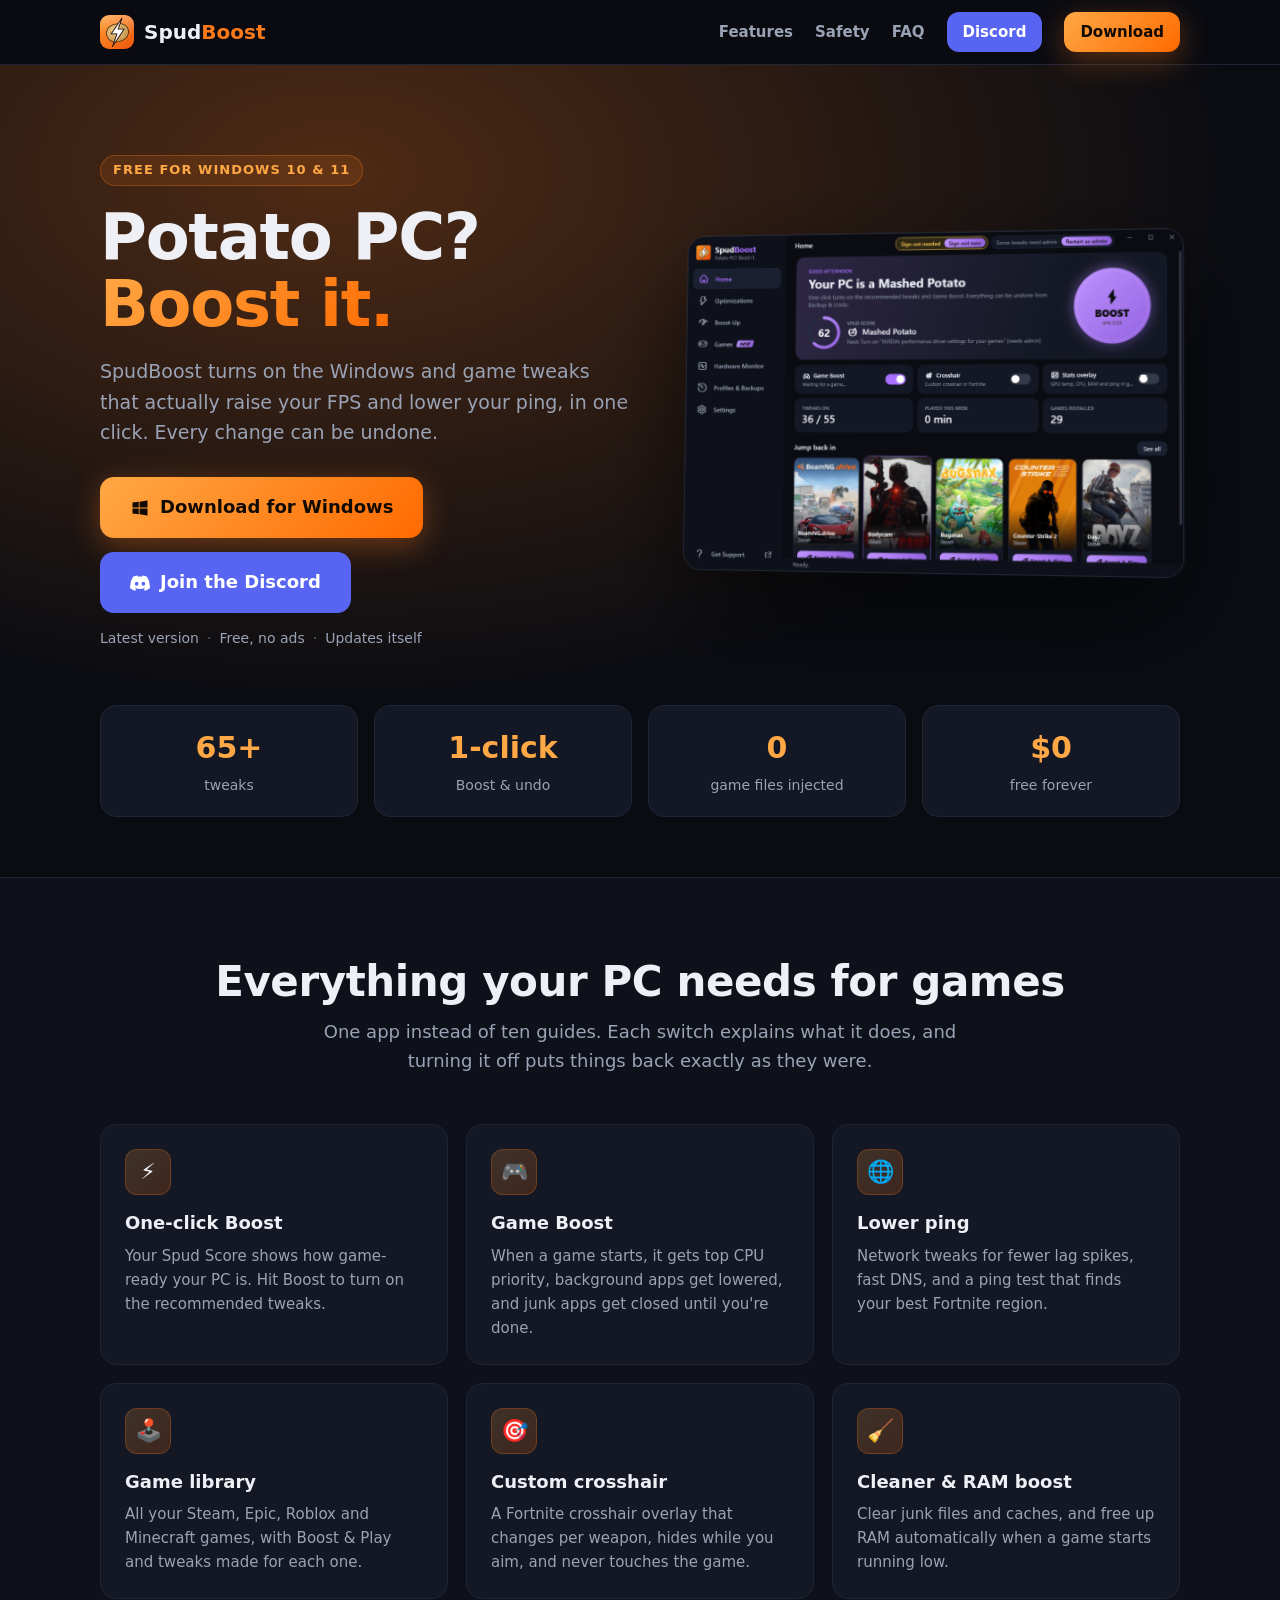
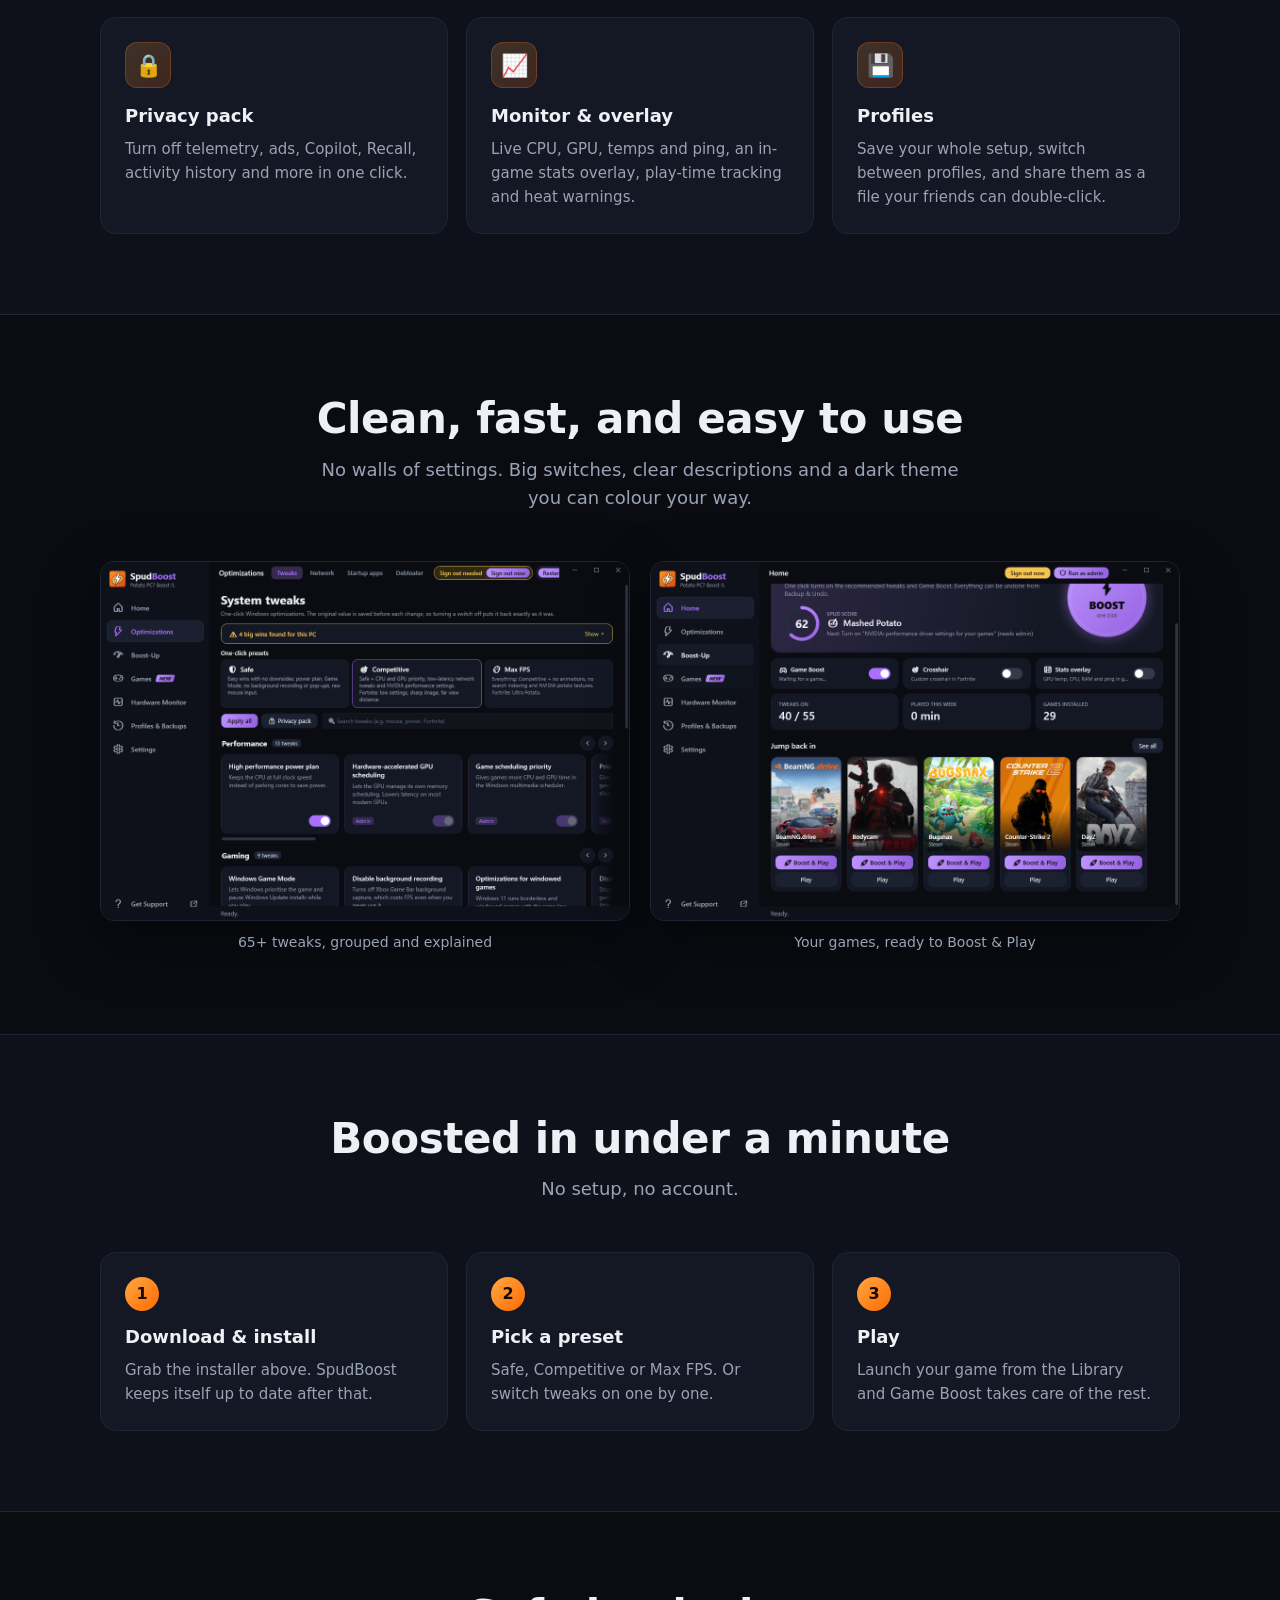
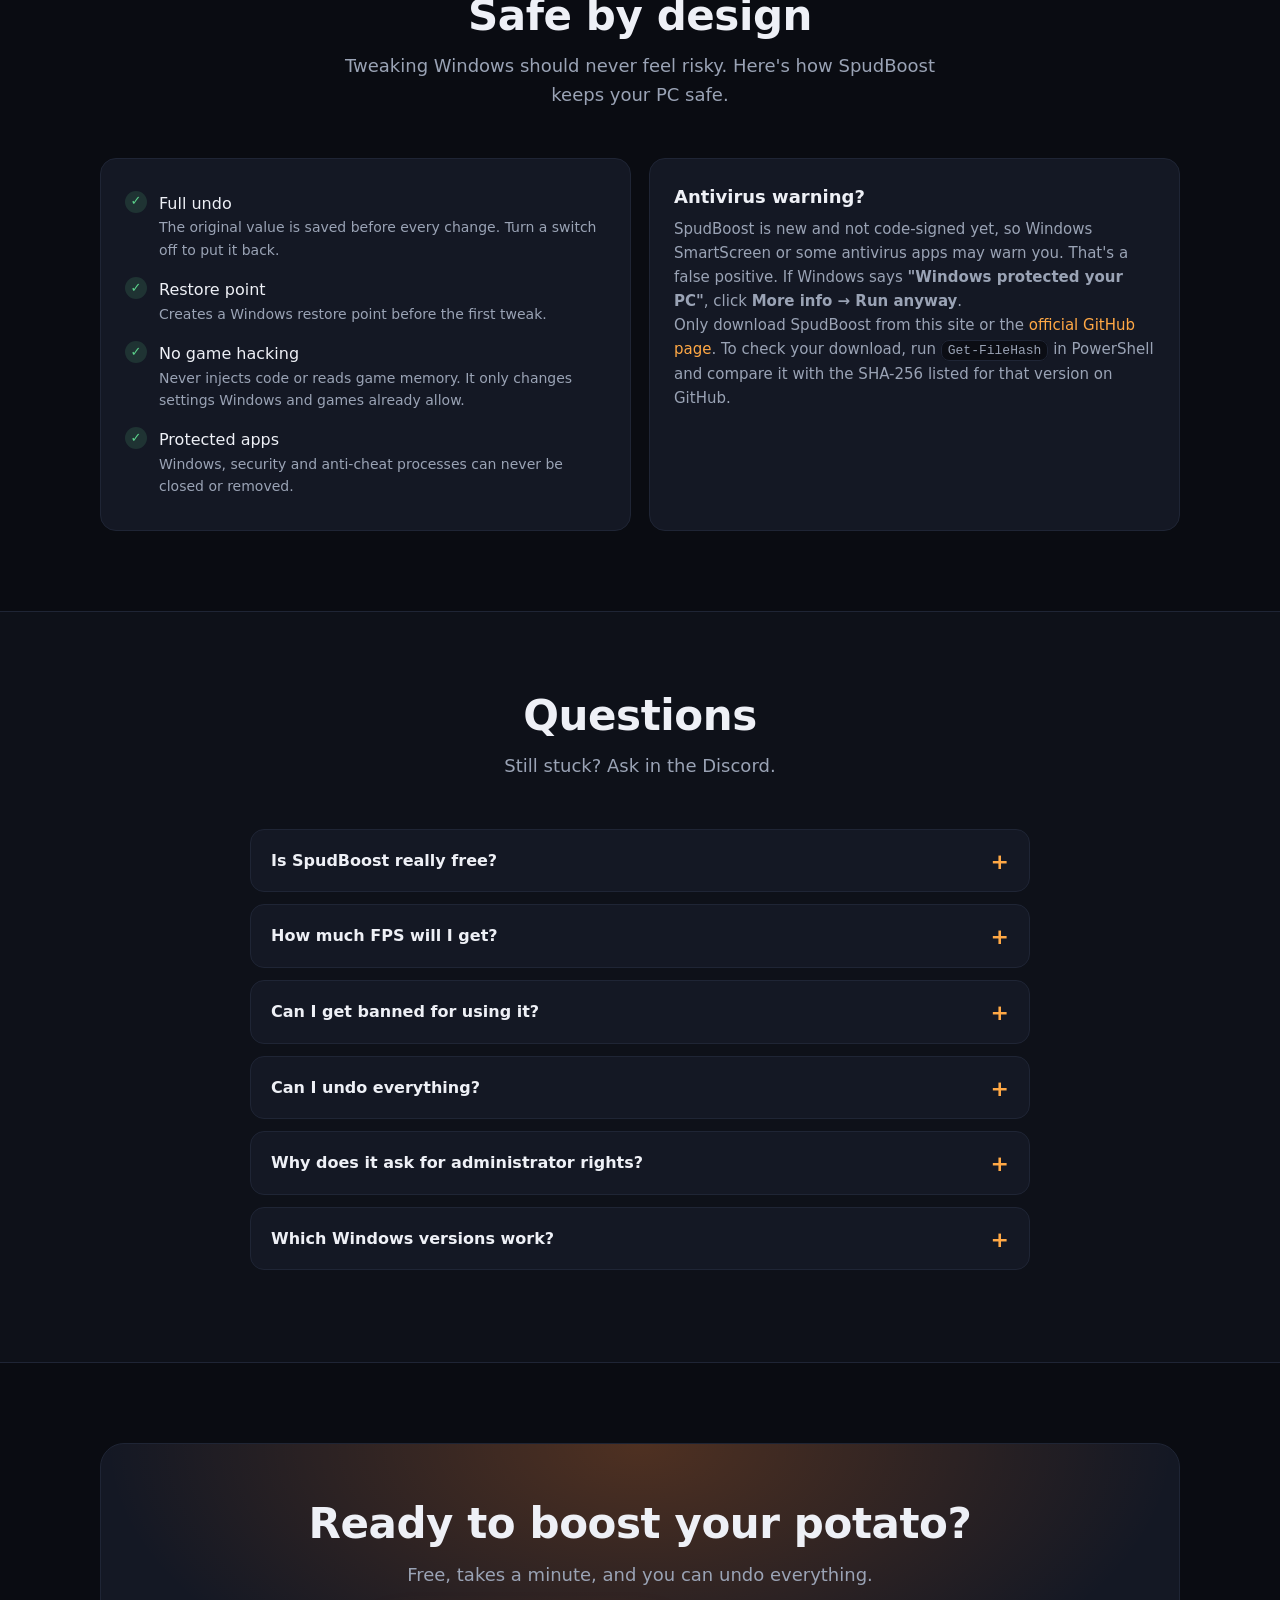
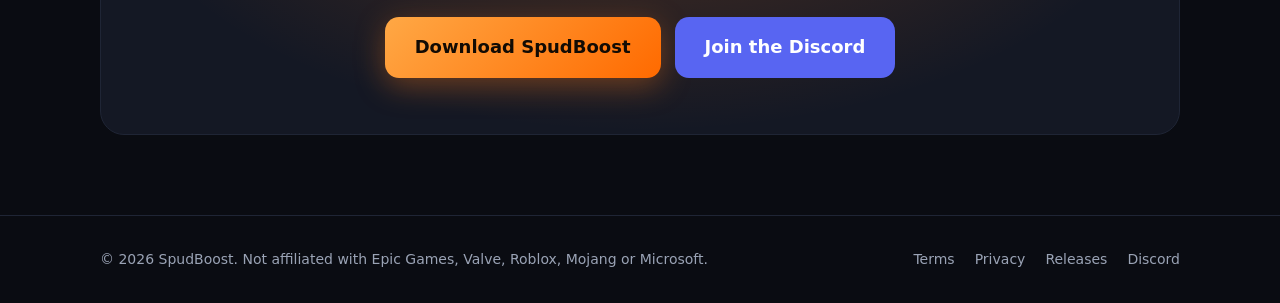
<file: website/index.html>
<!doctype html>
<html lang="en">
<head>
  <meta charset="utf-8">
  <meta name="viewport" content="width=device-width, initial-scale=1">
  <title>SpudBoost: Free FPS Booster for Windows</title>
  <meta name="description" content="SpudBoost is a free Windows app that boosts FPS and lowers ping with one click: 65+ tweaks with full undo, Game Boost, a game library and more.">
  <meta name="theme-color" content="#0a0c12">
  <link rel="canonical" href="https://spudboost.app/">
  <!-- Favicons: Google search uses a square icon in a multiple of 48px -->
  <link rel="icon" href="/favicon.ico" sizes="any">
  <link rel="icon" type="image/png" sizes="48x48" href="/favicon-48.png">
  <link rel="icon" type="image/png" sizes="96x96" href="/favicon-96.png">
  <link rel="icon" type="image/png" sizes="192x192" href="/icon-192.png">
  <link rel="apple-touch-icon" href="/apple-touch-icon.png">
  <link rel="manifest" href="/site.webmanifest">
  <meta property="og:site_name" content="SpudBoost">
  <meta property="og:type" content="website">
  <meta property="og:title" content="SpudBoost: Potato PC? Boost it.">
  <meta property="og:description" content="Free one-click FPS boost and PC optimizer for Windows. Every change can be undone.">
  <meta property="og:image" content="https://spudboost.app/assets/cover.png">
  <meta property="og:url" content="https://spudboost.app/">
  <meta name="twitter:card" content="summary_large_image">
  <link rel="stylesheet" href="styles.css">
  <!-- Tells Google the site's name ("SpudBoost" instead of "spudboost.app") and what the app is -->
  <script type="application/ld+json">
  {
    "@context": "https://schema.org",
    "@graph": [
      {
        "@type": "WebSite",
        "name": "SpudBoost",
        "alternateName": "SpudBoost FPS Booster",
        "url": "https://spudboost.app/"
      },
      {
        "@type": "SoftwareApplication",
        "name": "SpudBoost",
        "operatingSystem": "Windows 10, Windows 11",
        "applicationCategory": "UtilitiesApplication",
        "description": "Free one-click FPS booster and PC optimizer for Windows. 65+ tweaks with full undo, Game Boost, a game library and more.",
        "url": "https://spudboost.app/",
        "image": "https://spudboost.app/assets/logo.png",
        "offers": { "@type": "Offer", "price": "0", "priceCurrency": "USD" }
      }
    ]
  }
  </script>
</head>
<body>

<header class="nav">
  <div class="wrap">
    <a class="brand" href="#"><img src="assets/logo.png" alt=""><span>Spud<b>Boost</b></span></a>
    <nav class="nav-links">
      <a href="#features">Features</a>
      <a href="#safety">Safety</a>
      <a href="#faq">FAQ</a>
      <a class="btn btn-small discord" href="https://discord.gg/PZdabSCMH" target="_blank" rel="noopener">Discord</a>
      <a class="btn btn-small btn-primary" href="#download">Download</a>
    </nav>
  </div>
</header>

<main>
  <!-- Hero -->
  <section class="hero" id="download">
    <div class="wrap">
      <div>
        <span class="eyebrow">Free for Windows 10 &amp; 11</span>
        <h1>Potato PC?<br><span class="accent">Boost it.</span></h1>
        <p class="lead">SpudBoost turns on the Windows and game tweaks that actually raise your FPS and lower your ping, in one click. Every change can be undone.</p>
        <div class="cta">
          <a class="btn btn-primary btn-big download-link" href="https://github.com/FlopzYT/SpudBoost/releases/latest">
            <svg viewBox="0 0 24 24" fill="currentColor" aria-hidden="true"><path d="M3 5.5 10.5 4.5v7H3zM11.5 4.4 21 3v8.5h-9.5zM3 12.5h7.5v7L3 18.5zM11.5 12.5H21V21l-9.5-1.4z"/></svg>
            Download for Windows
          </a>
          <a class="btn btn-big discord" href="https://discord.gg/PZdabSCMH" target="_blank" rel="noopener">
            <svg viewBox="0 0 24 24" fill="currentColor" aria-hidden="true"><path d="M20.3 4.4A19.6 19.6 0 0 0 15.4 3l-.6 1.3a18 18 0 0 0-5.6 0L8.6 3a19.5 19.5 0 0 0-4.9 1.4A20.4 20.4 0 0 0 .2 18.2a19.8 19.8 0 0 0 6 3l1.3-2.1a12.8 12.8 0 0 1-2-1l.5-.4a14 14 0 0 0 12 0l.5.4c-.6.4-1.3.7-2 1l1.3 2.1a19.7 19.7 0 0 0 6-3A20.3 20.3 0 0 0 20.3 4.4ZM8 15.4c-1.2 0-2.2-1.1-2.2-2.4S6.8 10.5 8 10.5s2.2 1.1 2.2 2.5-1 2.4-2.2 2.4Zm8 0c-1.2 0-2.2-1.1-2.2-2.4s1-2.5 2.2-2.5 2.2 1.1 2.2 2.5-1 2.4-2.2 2.4Z"/></svg>
            Join the Discord
          </a>
        </div>
        <div class="meta"><span id="version">Latest version</span><span id="players" class="live" hidden></span><span>Free, no ads</span><span>Updates itself</span></div>
      </div>
      <img class="hero-shot" src="assets/screenshot-home.png" alt="SpudBoost home screen with the Spud Score and Boost button">
    </div>
    <div class="wrap stats-wrap">
      <div class="stats">
        <div class="stat"><b>65+</b><span>tweaks</span></div>
        <div class="stat"><b>1-click</b><span>Boost &amp; undo</span></div>
        <div class="stat"><b>0</b><span>game files injected</span></div>
        <div class="stat"><b>$0</b><span>free forever</span></div>
      </div>
    </div>
  </section>

  <!-- Features -->
  <section class="section-alt" id="features">
    <div class="wrap">
      <h2>Everything your PC needs for games</h2>
      <p class="section-sub">One app instead of ten guides. Each switch explains what it does, and turning it off puts things back exactly as they were.</p>
      <div class="grid">
        <div class="card"><div class="icon">⚡</div><h3>One-click Boost</h3><p>Your Spud Score shows how game-ready your PC is. Hit Boost to turn on the recommended tweaks.</p></div>
        <div class="card"><div class="icon">🎮</div><h3>Game Boost</h3><p>When a game starts, it gets top CPU priority, background apps get lowered, and junk apps get closed until you're done.</p></div>
        <div class="card"><div class="icon">🌐</div><h3>Lower ping</h3><p>Network tweaks for fewer lag spikes, fast DNS, and a ping test that finds your best Fortnite region.</p></div>
        <div class="card"><div class="icon">🕹️</div><h3>Game library</h3><p>All your Steam, Epic, Roblox and Minecraft games, with Boost &amp; Play and tweaks made for each one.</p></div>
        <div class="card"><div class="icon">🎯</div><h3>Custom crosshair</h3><p>A Fortnite crosshair overlay that changes per weapon, hides while you aim, and never touches the game.</p></div>
        <div class="card"><div class="icon">🧹</div><h3>Cleaner &amp; RAM boost</h3><p>Clear junk files and caches, and free up RAM automatically when a game starts running low.</p></div>
        <div class="card"><div class="icon">🔒</div><h3>Privacy pack</h3><p>Turn off telemetry, ads, Copilot, Recall, activity history and more in one click.</p></div>
        <div class="card"><div class="icon">📈</div><h3>Monitor &amp; overlay</h3><p>Live CPU, GPU, temps and ping, an in-game stats overlay, play-time tracking and heat warnings.</p></div>
        <div class="card"><div class="icon">💾</div><h3>Profiles</h3><p>Save your whole setup, switch between profiles, and share them as a file your friends can double-click.</p></div>
      </div>
    </div>
  </section>

  <!-- Screenshots -->
  <section id="screenshots">
    <div class="wrap">
      <h2>Clean, fast, and easy to use</h2>
      <p class="section-sub">No walls of settings. Big switches, clear descriptions and a dark theme you can colour your way.</p>
      <div class="shots">
        <figure><img src="assets/screenshot-tweaks.png" alt="Tweaks grouped into sections" loading="lazy"><figcaption>65+ tweaks, grouped and explained</figcaption></figure>
        <figure><img src="assets/screenshot-library.png" alt="Game library with cover art" loading="lazy"><figcaption>Your games, ready to Boost &amp; Play</figcaption></figure>
      </div>
    </div>
  </section>

  <!-- How it works -->
  <section class="section-alt">
    <div class="wrap">
      <h2>Boosted in under a minute</h2>
      <p class="section-sub">No setup, no account.</p>
      <div class="steps">
        <div class="step"><h3>Download &amp; install</h3><p>Grab the installer above. SpudBoost keeps itself up to date after that.</p></div>
        <div class="step"><h3>Pick a preset</h3><p>Safe, Competitive or Max FPS. Or switch tweaks on one by one.</p></div>
        <div class="step"><h3>Play</h3><p>Launch your game from the Library and Game Boost takes care of the rest.</p></div>
      </div>
    </div>
  </section>

  <!-- Safety -->
  <section id="safety">
    <div class="wrap">
      <h2>Safe by design</h2>
      <p class="section-sub">Tweaking Windows should never feel risky. Here's how SpudBoost keeps your PC safe.</p>
      <div class="safety">
        <div class="card">
          <ul class="check">
            <li>Full undo<span>The original value is saved before every change. Turn a switch off to put it back.</span></li>
            <li>Restore point<span>Creates a Windows restore point before the first tweak.</span></li>
            <li>No game hacking<span>Never injects code or reads game memory. It only changes settings Windows and games already allow.</span></li>
            <li>Protected apps<span>Windows, security and anti-cheat processes can never be closed or removed.</span></li>
          </ul>
        </div>
        <div class="card">
          <h3 style="margin-top:0">Antivirus warning?</h3>
          <p style="color:var(--sub)">SpudBoost is new and not code-signed yet, so Windows SmartScreen or some antivirus apps may warn you. That's a false positive. If Windows says <b>"Windows protected your PC"</b>, click <b>More info → Run anyway</b>.</p>
          <p style="color:var(--sub);margin-bottom:4px">Only download SpudBoost from this site or the <a href="https://github.com/FlopzYT/SpudBoost/releases/latest">official GitHub page</a>. To check your download, run <code>Get-FileHash</code> in PowerShell and compare it with the SHA-256 listed for that version on GitHub.</p>
        </div>
      </div>
    </div>
  </section>

  <!-- FAQ -->
  <section class="section-alt" id="faq">
    <div class="wrap">
      <h2>Questions</h2>
      <p class="section-sub">Still stuck? Ask in the Discord.</p>
      <div class="faq">
        <details><summary>Is SpudBoost really free?</summary><p>Yes. No ads, no account, no trial.</p></details>
        <details><summary>How much FPS will I get?</summary><p>It depends on your PC. The biggest gains are on PCs held back by background apps, power saving or Windows features you don't need. SpudBoost's Health check also points out hardware fixes, like turning on XMP for your RAM or a monitor stuck at 60 Hz. The built-in FPS Benchmark measures your FPS before and after.</p></details>
        <details><summary>Can I get banned for using it?</summary><p>SpudBoost doesn't touch game memory or inject anything into games. It changes Windows settings and the same settings files the game's own menus change. You're still responsible for following each game's rules.</p></details>
        <details><summary>Can I undo everything?</summary><p>Yes. Every switch can be turned off to restore the original setting, and Backup &amp; Undo can restore everything at once. Cleaning junk files and removing apps can't be undone, and SpudBoost tells you before doing either.</p></details>
        <details><summary>Why does it ask for administrator rights?</summary><p>Some tweaks change system-wide settings that Windows only lets administrators change. Everything else works without them, and SpudBoost only asks when you click Run as admin.</p></details>
        <details><summary>Which Windows versions work?</summary><p>Windows 10 and Windows 11, 64-bit.</p></details>
      </div>
    </div>
  </section>

  <!-- Final call to action -->
  <section>
    <div class="wrap">
      <div class="final">
        <h2>Ready to boost your potato?</h2>
        <p class="section-sub" style="margin-bottom:28px">Free, takes a minute, and you can undo everything.</p>
        <div class="cta">
          <a class="btn btn-primary btn-big download-link" href="https://github.com/FlopzYT/SpudBoost/releases/latest">Download SpudBoost</a>
          <a class="btn btn-big discord" href="https://discord.gg/PZdabSCMH" target="_blank" rel="noopener">Join the Discord</a>
        </div>
      </div>
    </div>
  </section>
</main>

<footer>
  <div class="wrap">
    <span>© <span id="year">2026</span> SpudBoost. Not affiliated with Epic Games, Valve, Roblox, Mojang or Microsoft.</span>
    <nav>
      <a href="terms.html">Terms</a>
      <a href="terms.html#5-privacy">Privacy</a>
      <a href="https://github.com/FlopzYT/SpudBoost/releases">Releases</a>
      <a href="https://discord.gg/PZdabSCMH" target="_blank" rel="noopener">Discord</a>
    </nav>
  </div>
</footer>

<script>
  // Point the download buttons straight at the latest installer (falls back to the releases page if GitHub can't be reached).
  document.getElementById("year").textContent = new Date().getFullYear();
  fetch("https://api.github.com/repos/FlopzYT/SpudBoost/releases/latest")
    .then(r => r.ok ? r.json() : Promise.reject())
    .then(release => {
      const setup = release.assets.find(a => /-Setup-.*\.exe$/i.test(a.name));
      if (!setup) return;
      document.querySelectorAll(".download-link").forEach(a => a.href = setup.browser_download_url);
      const mb = Math.round(setup.size / 1048576);
      document.getElementById("version").textContent = `Version ${release.tag_name.replace(/^v/, "")} · ${mb} MB`;
    })
    .catch(() => {});

  // Live player count from SpudBoost's anonymous daily check-ins (counts only, no personal data).
  // Stays hidden until there are enough players to be worth showing.
  fetch("https://vizfsimjepggldfsixei.supabase.co/rest/v1/rpc/public_stats", {
    method: "POST",
    headers: { apikey: "sb_publishable_tBiCqwR5MJVIdkkamor-lA_7bAcFwAu", "Content-Type": "application/json" },
    body: "{}",
  })
    .then(r => r.ok ? r.json() : Promise.reject())
    .then(stats => {
      const n = stats.week;
      if (!(n >= 10)) return;
      const el = document.getElementById("players");
      el.textContent = `${n.toLocaleString()} players this week`;
      el.hidden = false;
    })
    .catch(() => {});
</script>
</body>
</html>
</file>
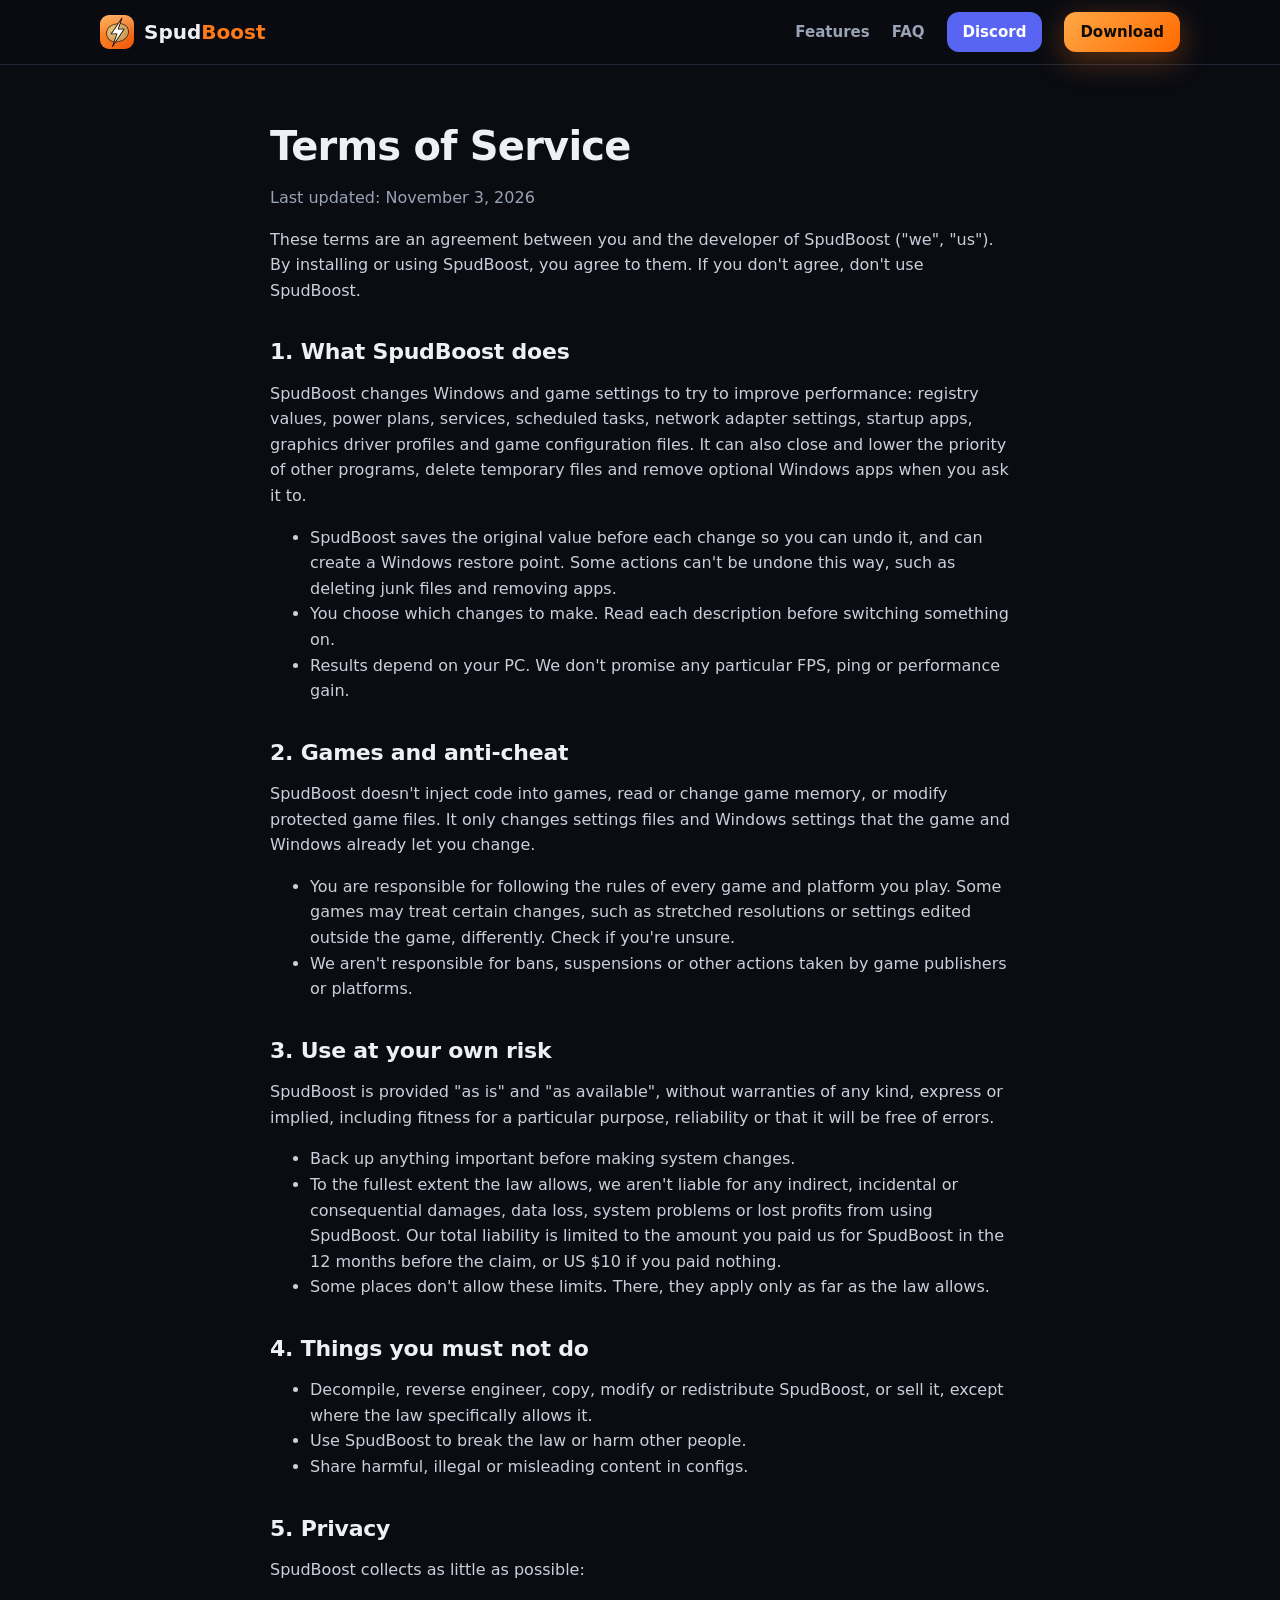
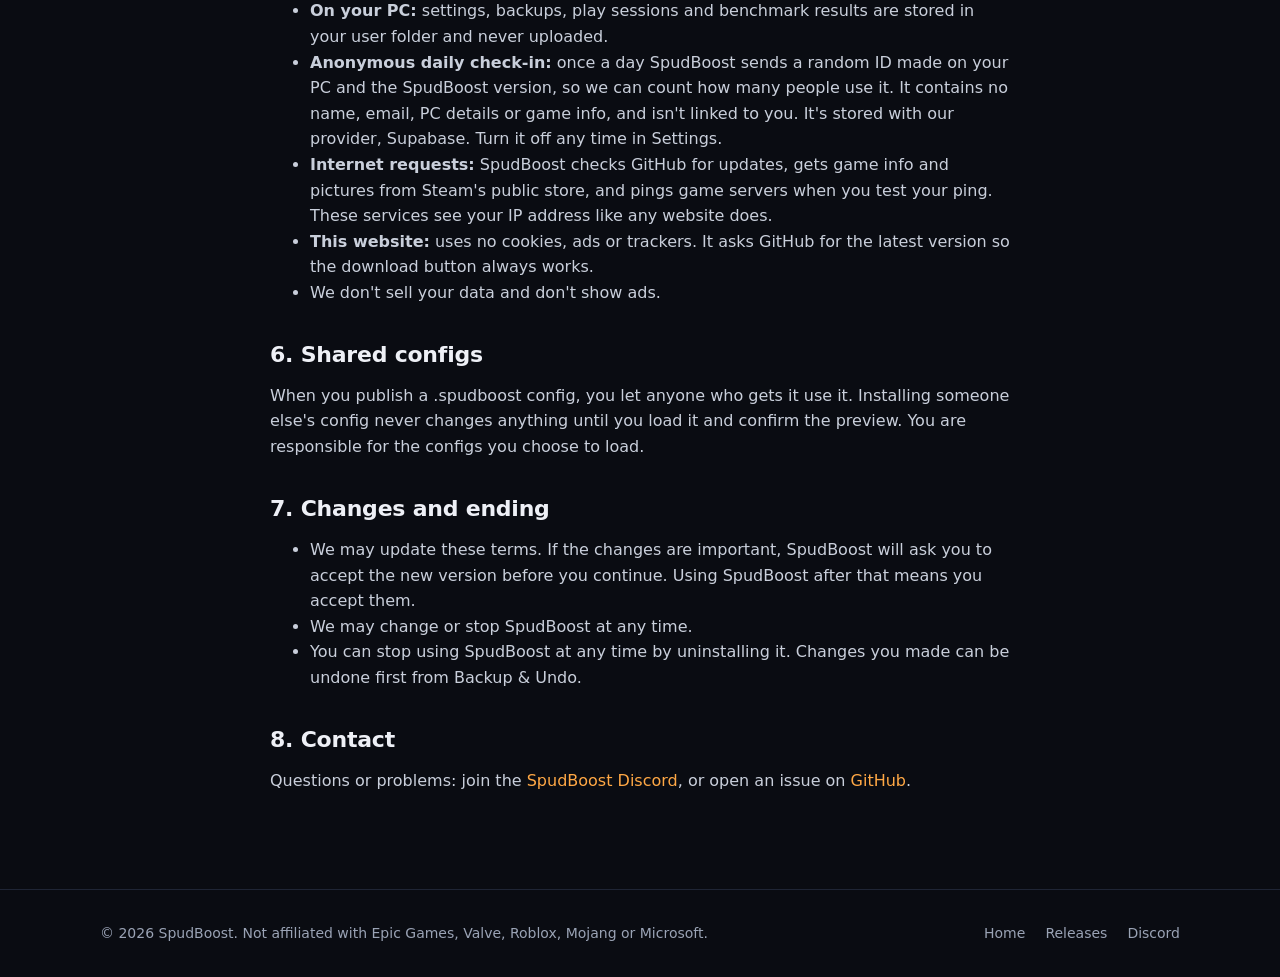
<file: website/terms.html>
<!doctype html>
<html lang="en">
<head>
  <meta charset="utf-8">
  <meta name="viewport" content="width=device-width, initial-scale=1">
  <title>Terms of Service | SpudBoost</title>
  <meta name="description" content="SpudBoost Terms of Service and privacy.">
  <meta name="theme-color" content="#0a0c12">
  <link rel="icon" href="/favicon.ico" sizes="any">
  <link rel="icon" type="image/png" sizes="48x48" href="/favicon-48.png">
  <link rel="apple-touch-icon" href="/apple-touch-icon.png">
  <link rel="canonical" href="https://spudboost.app/terms.html">
  <link rel="stylesheet" href="styles.css">
</head>
<body>

<header class="nav">
  <div class="wrap">
    <a class="brand" href="index.html"><img src="assets/logo.png" alt=""><span>Spud<b>Boost</b></span></a>
    <nav class="nav-links">
      <a href="index.html#features">Features</a>
      <a href="index.html#faq">FAQ</a>
      <a class="btn btn-small discord" href="https://discord.gg/PZdabSCMH" target="_blank" rel="noopener">Discord</a>
      <a class="btn btn-small btn-primary" href="index.html#download">Download</a>
    </nav>
  </div>
</header>

<!-- Same text as the Terms of Service shown in the app (GameTweaks/Terms.md). Keep them in sync. -->
<main class="legal">
  <h1>Terms of Service</h1>
  <p class="updated">Last updated: November 3, 2026</p>
  <p>These terms are an agreement between you and the developer of SpudBoost ("we", "us"). By installing or using SpudBoost, you agree to them. If you don't agree, don't use SpudBoost.</p>

  <h2 id="1-what-spudboost-does">1. What SpudBoost does</h2>
  <p>SpudBoost changes Windows and game settings to try to improve performance: registry values, power plans, services, scheduled tasks, network adapter settings, startup apps, graphics driver profiles and game configuration files. It can also close and lower the priority of other programs, delete temporary files and remove optional Windows apps when you ask it to.</p>
  <ul>
    <li>SpudBoost saves the original value before each change so you can undo it, and can create a Windows restore point. Some actions can't be undone this way, such as deleting junk files and removing apps.</li>
    <li>You choose which changes to make. Read each description before switching something on.</li>
    <li>Results depend on your PC. We don't promise any particular FPS, ping or performance gain.</li>
  </ul>

  <h2 id="2-games-and-anti-cheat">2. Games and anti-cheat</h2>
  <p>SpudBoost doesn't inject code into games, read or change game memory, or modify protected game files. It only changes settings files and Windows settings that the game and Windows already let you change.</p>
  <ul>
    <li>You are responsible for following the rules of every game and platform you play. Some games may treat certain changes, such as stretched resolutions or settings edited outside the game, differently. Check if you're unsure.</li>
    <li>We aren't responsible for bans, suspensions or other actions taken by game publishers or platforms.</li>
  </ul>

  <h2 id="3-use-at-your-own-risk">3. Use at your own risk</h2>
  <p>SpudBoost is provided "as is" and "as available", without warranties of any kind, express or implied, including fitness for a particular purpose, reliability or that it will be free of errors.</p>
  <ul>
    <li>Back up anything important before making system changes.</li>
    <li>To the fullest extent the law allows, we aren't liable for any indirect, incidental or consequential damages, data loss, system problems or lost profits from using SpudBoost. Our total liability is limited to the amount you paid us for SpudBoost in the 12 months before the claim, or US $10 if you paid nothing.</li>
    <li>Some places don't allow these limits. There, they apply only as far as the law allows.</li>
  </ul>

  <h2 id="4-things-you-must-not-do">4. Things you must not do</h2>
  <ul>
    <li>Decompile, reverse engineer, copy, modify or redistribute SpudBoost, or sell it, except where the law specifically allows it.</li>
    <li>Use SpudBoost to break the law or harm other people.</li>
    <li>Share harmful, illegal or misleading content in configs.</li>
  </ul>

  <h2 id="5-privacy">5. Privacy</h2>
  <p>SpudBoost collects as little as possible:</p>
  <ul>
    <li><b>On your PC:</b> settings, backups, play sessions and benchmark results are stored in your user folder and never uploaded.</li>
    <li><b>Anonymous daily check-in:</b> once a day SpudBoost sends a random ID made on your PC and the SpudBoost version, so we can count how many people use it. It contains no name, email, PC details or game info, and isn't linked to you. It's stored with our provider, Supabase. Turn it off any time in Settings.</li>
    <li><b>Internet requests:</b> SpudBoost checks GitHub for updates, gets game info and pictures from Steam's public store, and pings game servers when you test your ping. These services see your IP address like any website does.</li>
    <li><b>This website:</b> uses no cookies, ads or trackers. It asks GitHub for the latest version so the download button always works.</li>
    <li>We don't sell your data and don't show ads.</li>
  </ul>

  <h2 id="6-shared-configs">6. Shared configs</h2>
  <p>When you publish a .spudboost config, you let anyone who gets it use it. Installing someone else's config never changes anything until you load it and confirm the preview. You are responsible for the configs you choose to load.</p>

  <h2 id="7-changes-and-ending">7. Changes and ending</h2>
  <ul>
    <li>We may update these terms. If the changes are important, SpudBoost will ask you to accept the new version before you continue. Using SpudBoost after that means you accept them.</li>
    <li>We may change or stop SpudBoost at any time.</li>
    <li>You can stop using SpudBoost at any time by uninstalling it. Changes you made can be undone first from Backup &amp; Undo.</li>
  </ul>

  <h2 id="8-contact">8. Contact</h2>
  <p>Questions or problems: join the <a href="https://discord.gg/PZdabSCMH" target="_blank" rel="noopener">SpudBoost Discord</a>, or open an issue on <a href="https://github.com/FlopzYT/SpudBoost/issues">GitHub</a>.</p>
</main>

<footer>
  <div class="wrap">
    <span>© 2026 SpudBoost. Not affiliated with Epic Games, Valve, Roblox, Mojang or Microsoft.</span>
    <nav>
      <a href="index.html">Home</a>
      <a href="https://github.com/FlopzYT/SpudBoost/releases">Releases</a>
      <a href="https://discord.gg/PZdabSCMH" target="_blank" rel="noopener">Discord</a>
    </nav>
  </div>
</footer>
</body>
</html>
</file>
<file: website/styles.css>
/* SpudBoost website: same dark look and orange accent as the app */
:root {
  --bg: #0a0c12;
  --bg2: #0e1119;
  --card: #141824;
  --card2: #1a1f2e;
  --border: #1f2535;
  --text: #eef0f6;
  --sub: #9aa3b5;
  --accent: #ff7a1a;
  --accent2: #ffa845;
  --radius: 16px;
  --max: 1120px;
}

* { box-sizing: border-box; }
html { scroll-behavior: smooth; }
body {
  margin: 0;
  background: var(--bg);
  color: var(--text);
  font-family: "Segoe UI", system-ui, -apple-system, Roboto, sans-serif;
  font-size: 16px;
  line-height: 1.6;
  -webkit-font-smoothing: antialiased;
}
a { color: var(--accent2); text-decoration: none; }
a:hover { text-decoration: underline; }
img { max-width: 100%; display: block; }
.wrap { max-width: var(--max); margin: 0 auto; padding: 0 20px; }

/* ---- Nav ---- */
.nav {
  position: sticky; top: 0; z-index: 10;
  background: rgba(10, 12, 18, 0.82);
  backdrop-filter: blur(12px);
  border-bottom: 1px solid var(--border);
}
.nav .wrap { display: flex; align-items: center; gap: 24px; height: 64px; }
.brand { display: flex; align-items: center; gap: 10px; font-weight: 800; font-size: 20px; color: var(--text); }
.brand:hover { text-decoration: none; }
.brand img { width: 34px; height: 34px; border-radius: 9px; }
.brand b { color: var(--accent); }
.nav-links { display: flex; gap: 22px; margin-left: auto; align-items: center; }
.nav-links a { color: var(--sub); font-weight: 600; font-size: 15px; }
.nav-links a:hover { color: var(--text); text-decoration: none; }

/* ---- Buttons ---- */
.btn {
  display: inline-flex; align-items: center; gap: 10px;
  padding: 12px 22px; border-radius: 12px;
  font-weight: 700; font-size: 16px; color: var(--text);
  background: var(--card2); border: 1px solid var(--border);
  transition: transform .15s, box-shadow .15s, border-color .15s;
}
.btn:hover { text-decoration: none; transform: translateY(-2px); border-color: #323c55; }
.btn-primary {
  color: #120b04; border: none;
  background: linear-gradient(135deg, var(--accent2), #ff6a00);
  box-shadow: 0 8px 30px rgba(255, 122, 26, 0.35);
}
.btn-primary:hover { box-shadow: 0 12px 40px rgba(255, 122, 26, 0.5); }
.btn-big { padding: 16px 30px; font-size: 18px; border-radius: 14px; }
.btn-small { padding: 8px 16px; font-size: 14px; }
.btn svg { width: 20px; height: 20px; flex: none; }
.discord { background: #5865f2; border: none; color: #fff; }
.discord:hover { box-shadow: 0 10px 30px rgba(88, 101, 242, 0.4); }

/* ---- Hero ---- */
.hero { position: relative; overflow: hidden; padding: 90px 0 60px; }
.hero::before {
  content: ""; position: absolute; inset: -20% -10% auto -10%; height: 900px;
  background: radial-gradient(ellipse at 30% 30%, rgba(255, 122, 26, 0.28), transparent 60%);
  pointer-events: none;
}
.hero .wrap { position: relative; display: grid; grid-template-columns: 1.05fr 1fr; gap: 48px; align-items: center; }
.eyebrow {
  display: inline-block; font-size: 13px; font-weight: 700; letter-spacing: .08em; text-transform: uppercase;
  color: var(--accent2); background: rgba(255, 122, 26, 0.12); border: 1px solid rgba(255, 122, 26, 0.3);
  padding: 4px 12px; border-radius: 999px; margin-bottom: 18px;
}
h1 { font-size: clamp(40px, 6vw, 64px); line-height: 1.05; margin: 0 0 18px; font-weight: 900; letter-spacing: -0.02em; }
h1 .accent { background: linear-gradient(135deg, var(--accent2), #ff6a00); -webkit-background-clip: text; background-clip: text; color: transparent; }
.lead { font-size: 19px; color: var(--sub); max-width: 540px; margin: 0 0 30px; }
.cta { display: flex; flex-wrap: wrap; gap: 14px; align-items: center; }
.meta { margin-top: 14px; font-size: 14px; color: var(--sub); }
.meta span + span::before { content: "·"; margin: 0 8px; opacity: .6; }
.meta .live { color: var(--text); }
.meta .live[hidden] { display: none; }
.meta .live::after { content: ""; display: inline-block; width: 8px; height: 8px; margin-left: 7px; border-radius: 50%; background: #3ddc84; box-shadow: 0 0 0 3px rgba(61, 220, 132, .2); vertical-align: 1px; }
.hero-shot {
  border-radius: 18px; border: 1px solid var(--border); overflow: hidden;
  box-shadow: 0 40px 100px rgba(0, 0, 0, 0.6), 0 0 0 1px rgba(255,255,255,0.03);
  transform: perspective(1400px) rotateY(-8deg) rotateX(3deg);
}

/* ---- Sections ---- */
section { padding: 80px 0; }
.section-alt { background: var(--bg2); border-top: 1px solid var(--border); border-bottom: 1px solid var(--border); }
h2 { font-size: clamp(30px, 4vw, 42px); line-height: 1.15; margin: 0 0 12px; font-weight: 800; letter-spacing: -0.01em; text-align: center; }
.section-sub { color: var(--sub); text-align: center; max-width: 640px; margin: 0 auto 48px; font-size: 18px; }

/* ---- Stats strip ---- */
.stats { display: grid; grid-template-columns: repeat(4, 1fr); gap: 16px; margin-top: 56px; }
.stat { background: var(--card); border: 1px solid var(--border); border-radius: var(--radius); padding: 18px; text-align: center; }
.stat b { display: block; font-size: 30px; font-weight: 800; color: var(--accent2); }
.stat span { color: var(--sub); font-size: 14px; }

/* ---- Features ---- */
.grid { display: grid; grid-template-columns: repeat(3, 1fr); gap: 18px; }
.card {
  background: var(--card); border: 1px solid var(--border); border-radius: var(--radius); padding: 24px;
  transition: border-color .2s, transform .2s;
}
.card:hover { border-color: #323c55; transform: translateY(-3px); }
.card .icon {
  width: 46px; height: 46px; border-radius: 12px; display: grid; place-items: center; font-size: 22px;
  background: linear-gradient(135deg, rgba(255,168,69,.18), rgba(255,106,0,.18)); border: 1px solid rgba(255,122,26,.25);
  margin-bottom: 14px;
}
.card h3 { margin: 0 0 6px; font-size: 18px; }
.card p { margin: 0; color: var(--sub); font-size: 15px; }

/* ---- Screenshots ---- */
.shots { display: grid; grid-template-columns: repeat(2, 1fr); gap: 20px; }
.shots figure { margin: 0; }
.shots img { border-radius: 14px; border: 1px solid var(--border); box-shadow: 0 20px 60px rgba(0,0,0,.45); }
.shots figcaption { color: var(--sub); font-size: 14px; text-align: center; margin-top: 10px; }

/* ---- Steps ---- */
.steps { display: grid; grid-template-columns: repeat(3, 1fr); gap: 18px; counter-reset: step; }
.step { background: var(--card); border: 1px solid var(--border); border-radius: var(--radius); padding: 24px; position: relative; }
.step::before {
  counter-increment: step; content: counter(step);
  display: grid; place-items: center; width: 34px; height: 34px; border-radius: 50%;
  background: linear-gradient(135deg, var(--accent2), #ff6a00); color: #120b04; font-weight: 800; margin-bottom: 12px;
}
.step h3 { margin: 0 0 6px; font-size: 18px; }
.step p { margin: 0; color: var(--sub); font-size: 15px; }

/* ---- Safety ---- */
.safety { display: grid; grid-template-columns: 1fr 1fr; gap: 18px; }
.check { list-style: none; padding: 0; margin: 0; }
.check li { padding: 8px 0 8px 34px; position: relative; color: var(--text); }
.check li::before {
  content: "✓"; position: absolute; left: 0; top: 8px; width: 22px; height: 22px; border-radius: 50%;
  display: grid; place-items: center; font-size: 13px; font-weight: 800;
  background: rgba(91, 209, 139, .15); color: #5bd18b;
}
.check li span { color: var(--sub); display: block; font-size: 14px; }
code, .hash {
  font-family: Consolas, "Cascadia Mono", monospace; font-size: 13px;
  background: #0b0d14; border: 1px solid var(--border); border-radius: 8px; padding: 2px 6px; word-break: break-all;
}
.hash { display: block; padding: 10px 12px; margin: 8px 0; color: var(--accent2); }

/* ---- FAQ ---- */
.faq { max-width: 780px; margin: 0 auto; }
details { background: var(--card); border: 1px solid var(--border); border-radius: 14px; padding: 0 20px; margin-bottom: 12px; }
summary { cursor: pointer; font-weight: 700; padding: 18px 0; list-style: none; position: relative; padding-right: 30px; }
summary::-webkit-details-marker { display: none; }
summary::after { content: "+"; position: absolute; right: 0; top: 14px; font-size: 22px; color: var(--accent2); transition: transform .2s; }
details[open] summary::after { transform: rotate(45deg); }
details p { margin: 0 0 18px; color: var(--sub); }

/* ---- Final CTA ---- */
.final {
  text-align: center; border-radius: 24px; padding: 56px 24px;
  background: radial-gradient(ellipse at 50% 0%, rgba(255,122,26,.25), transparent 70%), var(--card);
  border: 1px solid var(--border);
}
.final .cta { justify-content: center; }

/* ---- Footer ---- */
footer { border-top: 1px solid var(--border); padding: 32px 0; color: var(--sub); font-size: 14px; }
footer .wrap { display: flex; flex-wrap: wrap; gap: 16px; align-items: center; justify-content: space-between; }
footer nav { display: flex; gap: 20px; }
footer a { color: var(--sub); }

/* ---- Legal page ---- */
.legal { max-width: 780px; margin: 0 auto; padding: 60px 20px 80px; }
.legal h1 { font-size: 40px; }
.legal h2 { text-align: left; font-size: 22px; margin: 36px 0 8px; }
.legal p, .legal li { color: #c9cfdb; }
.legal .updated { color: var(--sub); }

/* ---- Phones and small screens ---- */
@media (max-width: 900px) {
  .hero { padding-top: 56px; }
  .hero .wrap { grid-template-columns: 1fr; gap: 36px; }
  .hero-shot { transform: none; }
  .grid, .steps { grid-template-columns: 1fr 1fr; }
  .stats { grid-template-columns: 1fr 1fr; }
  .safety, .shots { grid-template-columns: 1fr; }
}
@media (max-width: 600px) {
  .nav-links a:not(.btn) { display: none; }
  .grid, .steps { grid-template-columns: 1fr; }
  section { padding: 56px 0; }
  .lead { font-size: 17px; }
  .btn-big { width: 100%; justify-content: center; }
}

/* Buttons in the nav keep their own colours (the nav link colour would otherwise win) */
.nav-links a.btn-primary { color: #120b04; }
.nav-links a.discord { color: #fff; }
.hero .wrap.stats-wrap { display: block; }
@media (max-width: 600px) {
  /* Room for the logo: the big Discord button is right below in the hero */
  .nav-links a.discord { display: none; }
}
</file>
